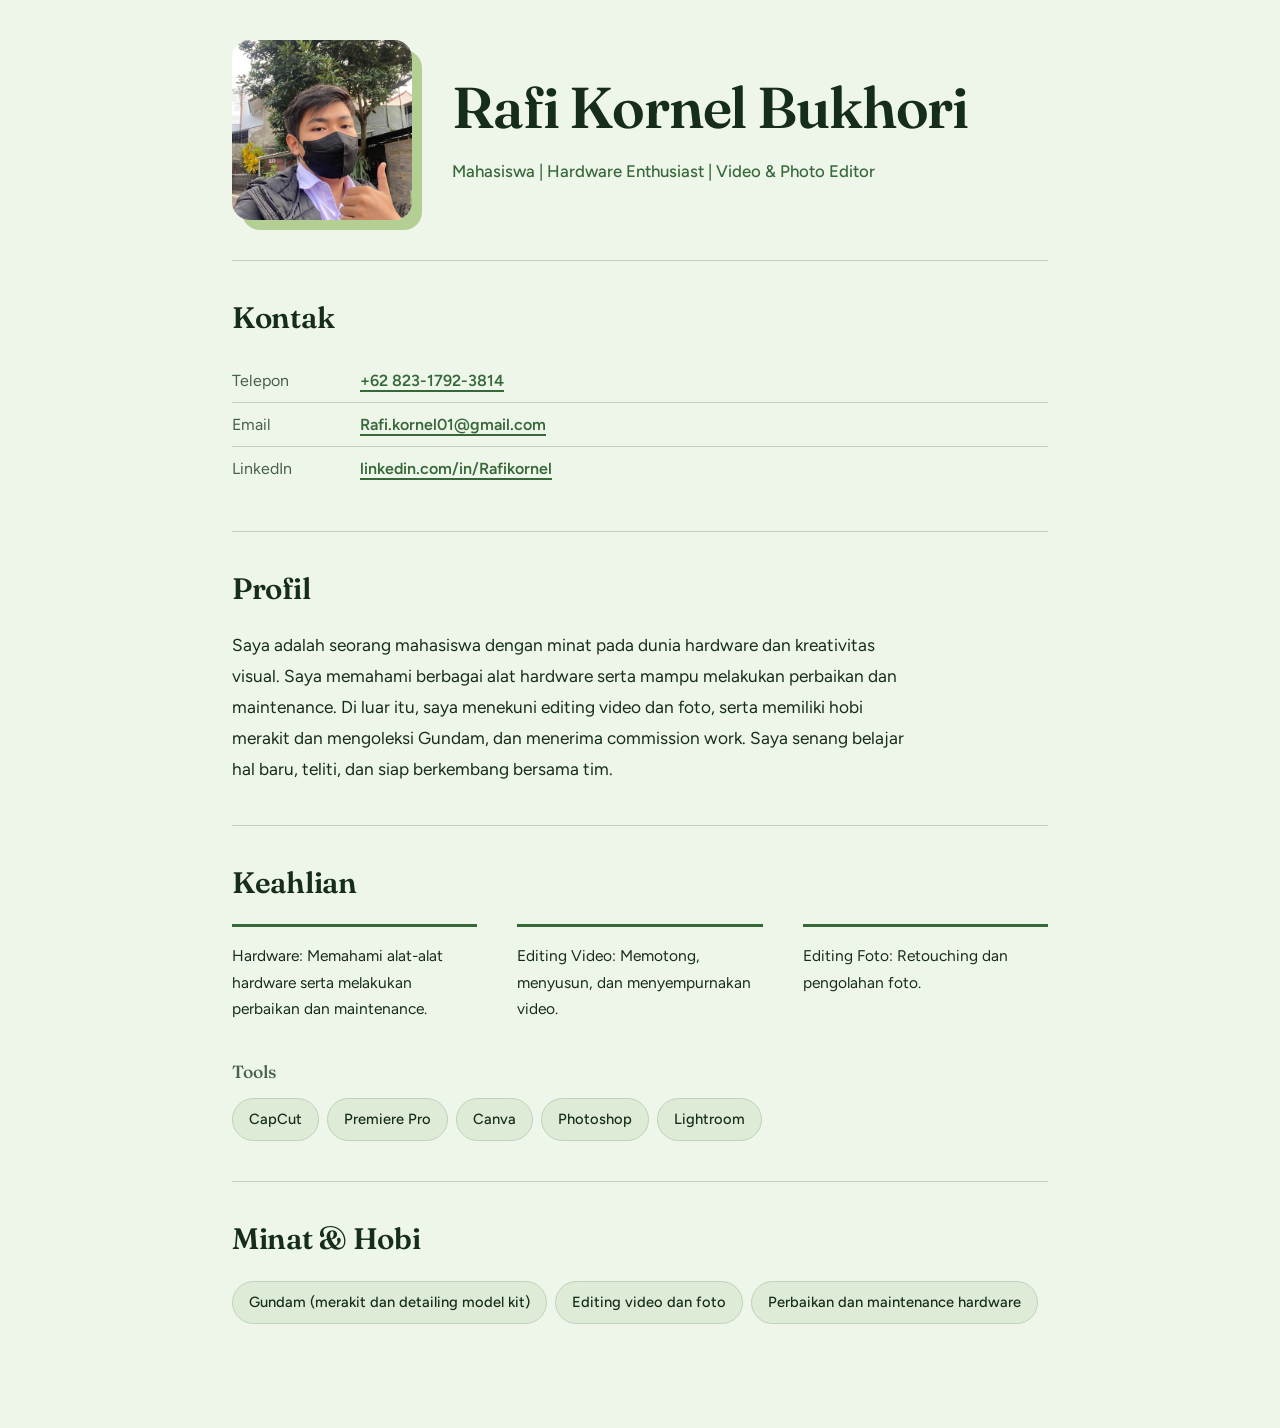
<file: index.html>
<!DOCTYPE html>
<html lang="id">
<head>
  <meta charset="UTF-8">
  <meta name="viewport" content="width=device-width, initial-scale=1, viewport-fit=cover">
  <meta name="description" content="CV Rafi Kornel Bukhori, mahasiswa, hardware enthusiast, video dan photo editor.">
  <title>CV - Rafi Kornel Bukhori</title>
  <link rel="stylesheet" href="style.css">
</head>
<body>

  <header>
    <img src="FotoRafi.jpeg" alt="Foto Rafi Kornel Bukhori" width="150" height="150">
    <div>
      <h1>Rafi Kornel Bukhori</h1>
      <p>Mahasiswa | Hardware Enthusiast | Video &amp; Photo Editor</p>
    </div>
  </header>

  <main>

    <section id="kontak">
      <h2>Kontak</h2>
      <ul>
        <li>Telepon <a href="tel:+6282317923814">+62 823-1792-3814</a></li>
        <li>Email <a href="mailto:Rafi.kornel01@gmail.com">Rafi.kornel01@gmail.com</a></li>
        <li>LinkedIn <a href="https://www.linkedin.com/in/Rafikornel" target="_blank" rel="noopener noreferrer">linkedin.com/in/Rafikornel</a></li>
      </ul>
    </section>

    <section id="profil">
      <h2>Profil</h2>
      <p>
        Saya adalah seorang mahasiswa dengan minat pada dunia hardware dan kreativitas visual.
        Saya memahami berbagai alat hardware serta mampu melakukan perbaikan dan maintenance.
        Di luar itu, saya menekuni editing video dan foto, serta memiliki hobi merakit dan
        mengoleksi Gundam, dan menerima commission work. Saya senang belajar hal baru, teliti,
        dan siap berkembang bersama tim.
      </p>
    </section>

    <section id="keahlian">
      <h2>Keahlian</h2>
      <ul class="keahlian">
        <li>Hardware: Memahami alat-alat hardware serta melakukan perbaikan dan maintenance.</li>
        <li>Editing Video: Memotong, menyusun, dan menyempurnakan video.</li>
        <li>Editing Foto: Retouching dan pengolahan foto.</li>
      </ul>

      <h3>Tools</h3>
      <ul class="chips">
        <li>CapCut</li>
        <li>Premiere Pro</li>
        <li>Canva</li>
        <li>Photoshop</li>
        <li>Lightroom</li>
      </ul>
    </section>

    <section id="hobi">
      <h2>Minat &amp; Hobi</h2>
      <ul class="chips">
        <li>Gundam (merakit dan detailing model kit)</li>
        <li>Editing video dan foto</li>
        <li>Perbaikan dan maintenance hardware</li>
      </ul>
    </section>

  </main>

</body>
</html>
</file>
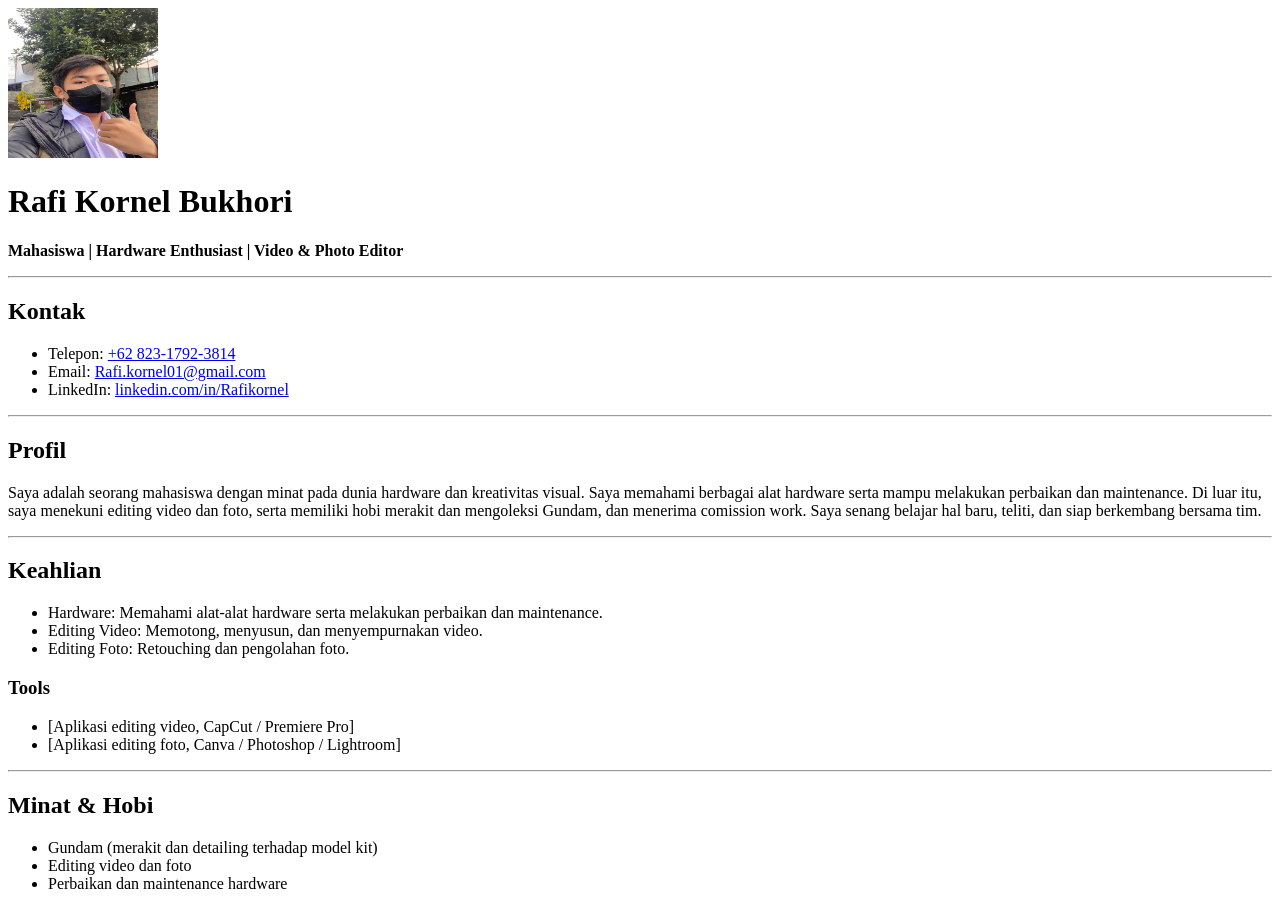
<file: Profil.Rafi.html>
<!DOCTYPE html>
<html lang="id">
<head>
  <meta charset="UTF-8">
  <meta name="viewport" content="width=device-width, initial-scale=1">
  <title>CV - Rafi Kornel Bukhori</title>
</head>
<body>

  <header>
    <img src="FotoRafi.jpeg" alt="Foto profil" width="150" height="150">
    <h1>Rafi Kornel Bukhori</h1>
    <p><strong>Mahasiswa | Hardware Enthusiast | Video &amp; Photo Editor</strong></p>
  </header>

  <hr>

  <section>
    <h2>Kontak</h2>
    <ul>
      <li>Telepon: <a href="tel:+62 823-1792-3814">+62 823-1792-3814</a></li>
      <li>Email: <a href="mailto:Rafi.kornel01@gmail.com">Rafi.kornel01@gmail.com</a></li>
      <li>LinkedIn: <a href="https://www.linkedin.com/in/Rafikornel"
          target="_blank" rel="noopener noreferrer">linkedin.com/in/Rafikornel</a></li>
    </ul>
  </section>

  <hr>

  <section>
    <h2>Profil</h2>
    <p>
      Saya adalah seorang mahasiswa dengan minat pada dunia hardware dan kreativitas visual.
      Saya memahami berbagai alat hardware serta mampu melakukan perbaikan dan maintenance.
      Di luar itu, saya menekuni editing video dan foto, serta memiliki hobi merakit dan
      mengoleksi Gundam, dan menerima comission work. Saya senang belajar hal baru, teliti, dan siap berkembang bersama tim.
    </p>
  </section>

  <hr>

  <section>
    <h2>Keahlian</h2>
    <ul>
      <li>Hardware: Memahami alat-alat hardware serta melakukan perbaikan dan maintenance.</li>
      <li>Editing Video: Memotong, menyusun, dan menyempurnakan video.</li>
      <li>Editing Foto: Retouching dan pengolahan foto.</li>
    </ul>

    <h3>Tools</h3>
    <ul>
      <li>[Aplikasi editing video, CapCut / Premiere Pro]</li>
      <li>[Aplikasi editing foto, Canva / Photoshop / Lightroom]</li>
    </ul>
  </section>

  <hr>

  <section>
    <h2>Minat &amp; Hobi</h2>
    <ul>
      <li>Gundam (merakit dan detailing terhadap model kit)</li>
      <li>Editing video dan foto</li>
      <li>Perbaikan dan maintenance hardware</li>
    </ul>
  </section>

</body>
</html>
</file>
<file: style.css>
/* CV Rafi Kornel Bukhori
 * Arah desain: matcha yang tenang. Kertas hijau teh yang sangat pucat,
 * tinta hijau tua, aksen hijau matcha yang diredam. Garis tipis, sudut lembut.
 */
@import url("https://fonts.googleapis.com/css2?family=Fraunces:opsz,wght@9..144,500;9..144,600&family=Figtree:wght@400;500;600&display=swap");

/* ---------- Token ---------- */
:root {
  --color-paper: oklch(96.5% 0.018 135);
  --color-paper-2: oklch(92.5% 0.03 135);
  --color-ink: oklch(27% 0.045 150);
  --color-ink-soft: oklch(46% 0.04 150);
  --color-rule: oklch(84% 0.03 138);
  --color-accent: oklch(47% 0.09 145);
  --color-accent-ink: oklch(97% 0.015 135);
  --color-signal: oklch(82% 0.085 128);
  --color-focus: oklch(50% 0.17 255);

  --font-display: "Fraunces", Georgia, "Times New Roman", serif;
  --font-body: "Figtree", system-ui, -apple-system, "Segoe UI", sans-serif;

  --space-xs: 0.25rem;
  --space-sm: 0.5rem;
  --space-md: 1rem;
  --space-lg: 1.5rem;
  --space-xl: 2.5rem;
  --space-2xl: 4rem;

  --radius-sm: 6px;
  --radius-md: 18px;

  --ease-out: cubic-bezier(0.22, 1, 0.36, 1);
  --dur-fast: 180ms;
  --dur-base: 600ms;
}

@media (prefers-color-scheme: dark) {
  :root {
    --color-paper: oklch(21% 0.025 150);
    --color-paper-2: oklch(27% 0.03 150);
    --color-ink: oklch(93% 0.02 135);
    --color-ink-soft: oklch(75% 0.03 140);
    --color-rule: oklch(36% 0.03 150);
    --color-accent: oklch(76% 0.11 135);
    --color-accent-ink: oklch(21% 0.025 150);
    --color-signal: oklch(40% 0.06 145);
    --color-focus: oklch(78% 0.13 245);
  }
}

/* ---------- Dasar ---------- */
*,
*::before,
*::after {
  box-sizing: border-box;
}

html,
body {
  overflow-x: clip;
}

body {
  margin: 0 auto;
  max-width: 54rem;
  padding: var(--space-xl) var(--space-lg) calc(var(--space-2xl) + env(safe-area-inset-bottom, 0px));
  padding-top: calc(var(--space-xl) + env(safe-area-inset-top, 0px));
  background: var(--color-paper);
  color: var(--color-ink);
  font-family: var(--font-body);
  font-size: 1rem;
  line-height: 1.7;
  -webkit-font-smoothing: antialiased;
}

h1,
h2,
h3 {
  margin: 0;
  font-family: var(--font-display);
  font-style: normal;
  line-height: 1.15;
  min-width: 0;
  overflow-wrap: anywhere;
}

p {
  margin: 0;
}

ul {
  margin: 0;
  padding: 0;
  list-style: none;
}

a {
  color: var(--color-accent);
  font-weight: 600;
  text-decoration: underline;
  text-decoration-thickness: 1.5px;
  text-underline-offset: 4px;
  white-space: nowrap;
  transition: color var(--dur-fast) var(--ease-out);
}

a:hover {
  color: var(--color-ink);
}

a:focus-visible {
  outline: 3px solid var(--color-focus);
  outline-offset: 3px;
  border-radius: var(--radius-sm);
}

/* ---------- Header ---------- */
header {
  display: grid;
  grid-template-columns: auto minmax(0, 1fr);
  gap: var(--space-xl);
  align-items: center;
  padding-bottom: var(--space-xl);
}

header img {
  width: clamp(120px, 22vw, 180px);
  height: auto;
  aspect-ratio: 1 / 1;
  object-fit: cover;
  border-radius: var(--radius-md);
  box-shadow: 10px 10px 0 var(--color-signal);
}

header h1 {
  font-size: clamp(2.2rem, 6.5vw, 3.6rem);
  font-weight: 600;
  letter-spacing: -0.02em;
}

header p {
  margin-top: var(--space-md);
  font-size: 1.05rem;
  font-weight: 500;
  color: var(--color-accent);
}

/* ---------- Section ---------- */
section {
  padding: var(--space-xl) 0;
  border-top: 1px solid var(--color-rule);
}

section h2 {
  margin-bottom: var(--space-lg);
  font-size: clamp(1.45rem, 3.5vw, 1.85rem);
  font-weight: 600;
  letter-spacing: -0.01em;
}

section h3 {
  margin: var(--space-xl) 0 var(--space-md);
  font-size: 1.1rem;
  font-weight: 500;
  color: var(--color-ink-soft);
}

/* Kontak: baris sederhana */
#kontak li {
  display: grid;
  grid-template-columns: 7rem minmax(0, 1fr);
  gap: var(--space-md);
  align-items: baseline;
  padding: var(--space-sm) 0;
  border-bottom: 1px solid var(--color-rule);
  color: var(--color-ink-soft);
}

#kontak li:last-child {
  border-bottom: 0;
}

/* Profil */
#profil p {
  max-width: 62ch;
  font-size: 1.08rem;
  line-height: 1.8;
}

/* Keahlian: kolom dengan garis atas */
.keahlian {
  display: grid;
  grid-template-columns: repeat(auto-fit, minmax(min(100%, 15rem), 1fr));
  gap: var(--space-lg) var(--space-xl);
}

.keahlian li {
  padding-top: var(--space-md);
  border-top: 3px solid var(--color-accent);
  font-size: 0.97rem;
}

/* Tools dan hobi: chip lembut */
.chips {
  display: flex;
  flex-wrap: wrap;
  gap: var(--space-sm);
}

.chips li {
  padding: var(--space-sm) var(--space-md);
  background: var(--color-paper-2);
  border: 1px solid var(--color-rule);
  border-radius: 999px;
  font-size: 0.92rem;
  font-weight: 500;
  transition: background-color var(--dur-fast) var(--ease-out),
              color var(--dur-fast) var(--ease-out),
              border-color var(--dur-fast) var(--ease-out);
}

.chips li:hover {
  background: var(--color-accent);
  border-color: var(--color-accent);
  color: var(--color-accent-ink);
}

/* ---------- Satu gerakan saat halaman dibuka ---------- */
@media (prefers-reduced-motion: no-preference) {
  header {
    animation: masuk var(--dur-base) var(--ease-out) both;
  }
}

@keyframes masuk {
  from {
    opacity: 0;
    transform: translateY(12px);
  }
  to {
    opacity: 1;
    transform: none;
  }
}

/* ---------- Mobile ---------- */
@media (max-width: 640px) {
  body {
    padding-inline: var(--space-md);
  }

  header {
    grid-template-columns: minmax(0, 1fr);
    gap: var(--space-lg);
  }

  header img {
    width: 140px;
  }
}

@media (max-width: 480px) {
  #kontak li {
    grid-template-columns: minmax(0, 1fr);
    gap: var(--space-xs);
  }
}

/* ---------- Cetak: tetap satu halaman ---------- */
@media print {
  :root {
    --color-paper: white;
    --color-paper-2: white;
    --color-ink: black;
    --color-ink-soft: black;
    --color-accent: black;
    --color-signal: white;
  }

  body {
    padding: 0;
  }

  section {
    padding: var(--space-md) 0;
    break-inside: avoid;
  }

  header img {
    box-shadow: none;
  }
}
</file>
